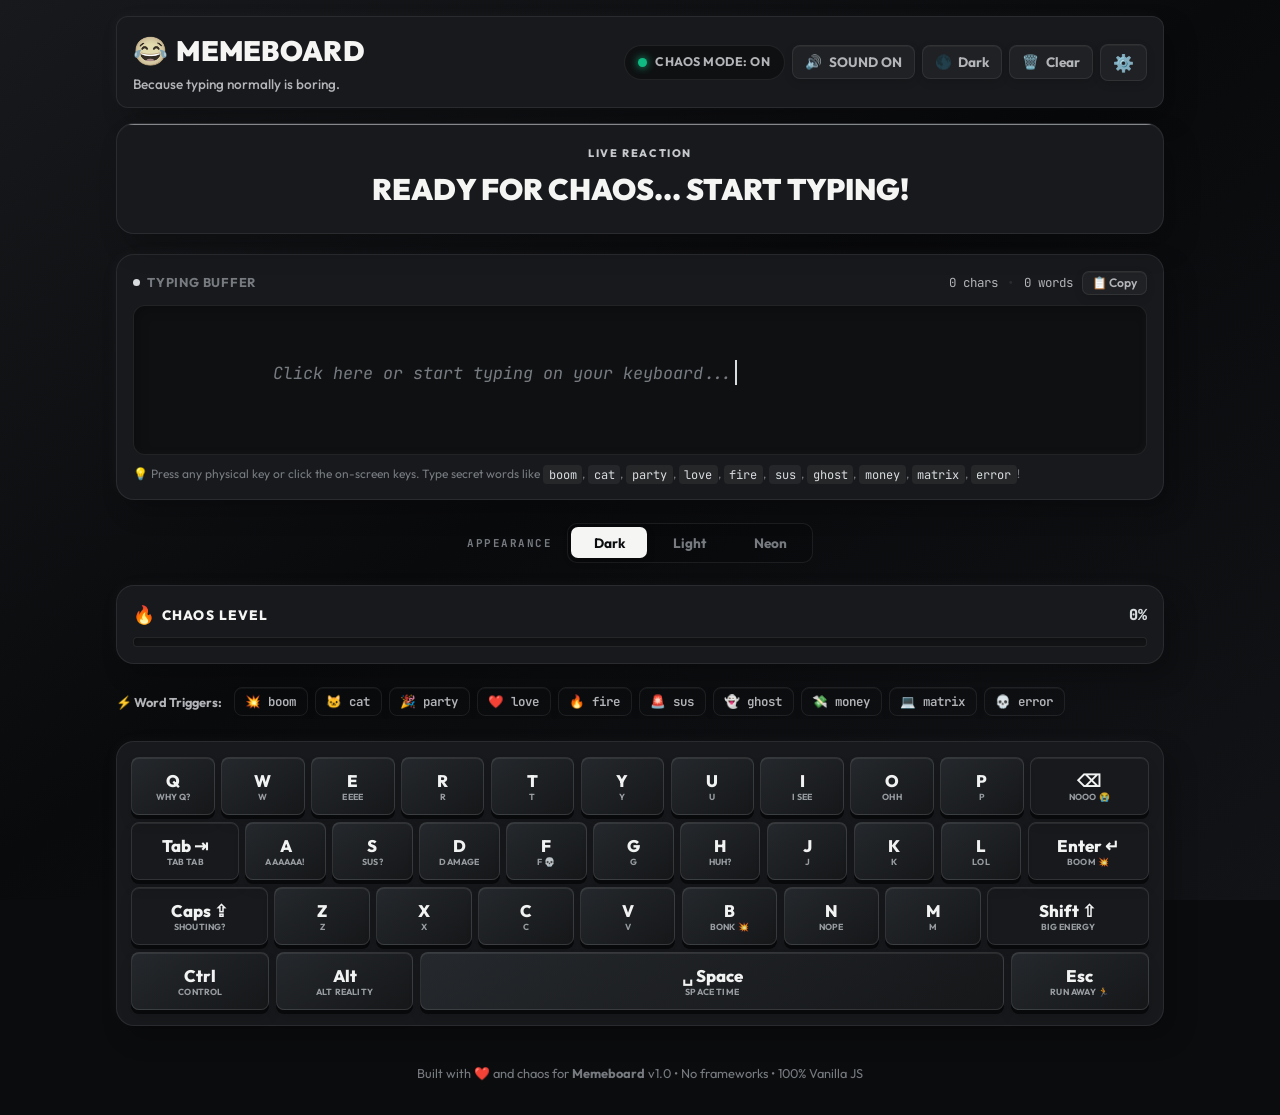
<file: index.html>
<!DOCTYPE html>
<html lang="en">

<head>
  <meta charset="UTF-8">
  <meta name="viewport" content="width=device-width, initial-scale=1.0">
  <title>😂 MEMEBOARD - Because typing normally is boring</title>
  <meta name="description"
    content="Memeboard is a chaotic sound keyboard web application that reacts to your typing with meme sounds, animations, visual effects, and secret word triggers.">
  <link rel="preconnect" href="https://fonts.googleapis.com">
  <link rel="preconnect" href="https://fonts.gstatic.com" crossorigin>
  <link
    href="https://fonts.googleapis.com/css2?family=Outfit:wght@400;600;700;800;900&family=JetBrains+Mono:wght@400;600;700&display=swap"
    rel="stylesheet">
  <link rel="stylesheet" href="style.css">
</head>

<body data-theme="dark">
  <!-- Visual FX Fullscreen Overlay -->
  <div id="fx-overlay" class="fx-overlay" aria-hidden="true">
    <canvas id="matrix-canvas" class="matrix-canvas"></canvas>
    <div id="particles-container" class="particles-container"></div>
    <div id="screen-flash" class="screen-flash"></div>
  </div>

  <div class="app-wrapper">
    <!-- Header -->
    <header class="app-header">
      <div class="header-branding">
        <h1 class="logo-title" id="app-title">
          <span class="logo-emoji">😂</span> MEMEBOARD
        </h1>
        <p class="logo-subtitle">Because typing normally is boring.</p>
      </div>

      <div class="header-controls">
        <div class="status-indicator" id="chaos-indicator" title="Chaos mode status">
          <span class="pulse-dot"></span>
          <span class="status-text">CHAOS MODE: <strong id="chaos-status-text">ON</strong></span>
        </div>

        <button type="button" class="btn btn-glass" id="btn-sound-toggle" aria-label="Toggle Sound">
          <span class="btn-icon" id="sound-icon">🔊</span>
          <span class="btn-text" id="sound-text">SOUND ON</span>
        </button>

        <button type="button" class="btn btn-glass" id="btn-theme-quick" aria-label="Cycle Theme" title="Switch Theme">
          <span class="btn-icon" id="theme-icon">🌑</span>
          <span class="btn-text" id="theme-text">Dark</span>
        </button>

        <button type="button" class="btn btn-glass" id="btn-clear-main" aria-label="Clear Text and Reset Chaos">
          <span class="btn-icon">🗑️</span>
          <span class="btn-text">Clear</span>
        </button>

        <button type="button" class="btn btn-glass btn-icon-only" id="btn-settings" aria-label="Open Settings">
          <span class="btn-icon">⚙️</span>
        </button>
      </div>
    </header>

    <!-- Main Display Arena -->
    <main class="main-display-arena">
      <!-- Dynamic Reaction / Message Banner -->
      <section class="reaction-container" aria-live="polite" aria-atomic="true">
        <div class="reaction-card" id="reaction-card">
          <span class="reaction-tag">LIVE REACTION</span>
          <h2 class="reaction-message" id="reaction-message">READY FOR CHAOS... START TYPING!</h2>
        </div>
      </section>

      <!-- Typing Display Panel -->
      <section class="typing-panel">
        <div class="typing-panel-header">
          <div class="panel-badge">
            <span class="badge-dot"></span>
            <span>TYPING BUFFER</span>
          </div>
          <div class="typing-stats">
            <span id="stat-chars">0 chars</span>
            <span class="stat-divider">•</span>
            <span id="stat-words">0 words</span>
            <button type="button" class="btn-text-action" id="btn-copy-text" title="Copy text to clipboard">
              📋 Copy
            </button>
          </div>
        </div>

        <!-- The visible typing buffer -->
        <div class="typing-display-box" id="typing-box" tabindex="0" role="textbox" aria-multiline="true"
          aria-label="Memeboard typing area. Click or start typing on your physical keyboard.">
          <span id="typed-content" class="typed-content"></span><span class="typing-caret" aria-hidden="true"></span>
        </div>
        <div class="typing-instruction">
          <span>💡 Press any physical key or click the on-screen keys. Type secret words like <code>boom</code>,
            <code>cat</code>, <code>party</code>, <code>love</code>, <code>fire</code>, <code>sus</code>,
            <code>ghost</code>, <code>money</code>, <code>matrix</code>, <code>error</code>!</span>
        </div>
      </section>

      <!-- Compact Theme Selector -->
      <section class="theme-selector-bar" aria-label="Theme selector">
        <span class="theme-selector-label">APPEARANCE</span>
        <div class="theme-button-group">
          <button type="button" class="theme-choice-btn active" data-set-theme="dark">Dark</button>
          <button type="button" class="theme-choice-btn" data-set-theme="light">Light</button>
          <button type="button" class="theme-choice-btn" data-set-theme="neon">Neon</button>
        </div>
      </section>

      <!-- Chaos Level Meter -->
      <section class="chaos-meter-section">
        <div class="chaos-meter-header">
          <div class="chaos-meter-label">
            <span class="meter-fire">🔥</span>
            <span class="meter-title">CHAOS LEVEL</span>
          </div>
          <div class="chaos-meter-percent" id="chaos-percent">0%</div>
        </div>
        <div class="chaos-track" role="progressbar" aria-valuemin="0" aria-valuemax="100" aria-valuenow="0"
          id="chaos-progressbar">
          <div class="chaos-fill" id="chaos-fill" style="width: 0%;"></div>
          <div class="chaos-glow"></div>
        </div>
      </section>

      <!-- Trigger Word Pills Bar -->
      <section class="triggers-ribbon">
        <span class="triggers-title">⚡ Word Triggers:</span>
        <div class="triggers-list">
          <button type="button" class="trigger-pill" data-word="boom">💥 boom</button>
          <button type="button" class="trigger-pill" data-word="cat">🐱 cat</button>
          <button type="button" class="trigger-pill" data-word="party">🎉 party</button>
          <button type="button" class="trigger-pill" data-word="love">❤️ love</button>
          <button type="button" class="trigger-pill" data-word="fire">🔥 fire</button>
          <button type="button" class="trigger-pill" data-word="sus">🚨 sus</button>
          <button type="button" class="trigger-pill" data-word="ghost">👻 ghost</button>
          <button type="button" class="trigger-pill" data-word="money">💸 money</button>
          <button type="button" class="trigger-pill" data-word="matrix">💻 matrix</button>
          <button type="button" class="trigger-pill" data-word="error">💀 error</button>
        </div>
      </section>

      <!-- QWERTY Keyboard Section -->
      <section class="keyboard-section" aria-label="On-Screen Virtual Keyboard">
        <div class="keyboard-container" id="keyboard-container">
          <!-- Row 1 -->
          <div class="keyboard-row" id="row-1">
            <button type="button" class="key" data-key="q" data-code="KeyQ"><span class="key-char">Q</span><span
                class="key-meme">WHY Q?</span></button>
            <button type="button" class="key" data-key="w" data-code="KeyW"><span class="key-char">W</span><span
                class="key-meme">W</span></button>
            <button type="button" class="key" data-key="e" data-code="KeyE"><span class="key-char">E</span><span
                class="key-meme">EEEE</span></button>
            <button type="button" class="key" data-key="r" data-code="KeyR"><span class="key-char">R</span><span
                class="key-meme">R</span></button>
            <button type="button" class="key" data-key="t" data-code="KeyT"><span class="key-char">T</span><span
                class="key-meme">T</span></button>
            <button type="button" class="key" data-key="y" data-code="KeyY"><span class="key-char">Y</span><span
                class="key-meme">Y</span></button>
            <button type="button" class="key" data-key="u" data-code="KeyU"><span class="key-char">U</span><span
                class="key-meme">U</span></button>
            <button type="button" class="key" data-key="i" data-code="KeyI"><span class="key-char">I</span><span
                class="key-meme">I SEE</span></button>
            <button type="button" class="key" data-key="o" data-code="KeyO"><span class="key-char">O</span><span
                class="key-meme">OHH</span></button>
            <button type="button" class="key" data-key="p" data-code="KeyP"><span class="key-char">P</span><span
                class="key-meme">P</span></button>
            <button type="button" class="key key-action key-backspace" data-key="Backspace" data-code="Backspace"
              aria-label="Backspace"><span class="key-char">⌫</span><span class="key-meme">NOOO 😭</span></button>
          </div>

          <!-- Row 2 -->
          <div class="keyboard-row" id="row-2">
            <button type="button" class="key key-action key-tab" data-key="Tab" data-code="Tab" aria-label="Tab"><span
                class="key-char">Tab ⇥</span><span class="key-meme">TAB TAB</span></button>
            <button type="button" class="key" data-key="a" data-code="KeyA"><span class="key-char">A</span><span
                class="key-meme">AAAAAA!</span></button>
            <button type="button" class="key" data-key="s" data-code="KeyS"><span class="key-char">S</span><span
                class="key-meme">SUS?</span></button>
            <button type="button" class="key" data-key="d" data-code="KeyD"><span class="key-char">D</span><span
                class="key-meme">DAMAGE</span></button>
            <button type="button" class="key" data-key="f" data-code="KeyF"><span class="key-char">F</span><span
                class="key-meme">F 💀</span></button>
            <button type="button" class="key" data-key="g" data-code="KeyG"><span class="key-char">G</span><span
                class="key-meme">G</span></button>
            <button type="button" class="key" data-key="h" data-code="KeyH"><span class="key-char">H</span><span
                class="key-meme">HUH?</span></button>
            <button type="button" class="key" data-key="j" data-code="KeyJ"><span class="key-char">J</span><span
                class="key-meme">J</span></button>
            <button type="button" class="key" data-key="k" data-code="KeyK"><span class="key-char">K</span><span
                class="key-meme">K</span></button>
            <button type="button" class="key" data-key="l" data-code="KeyL"><span class="key-char">L</span><span
                class="key-meme">LOL</span></button>
            <button type="button" class="key key-action key-enter" data-key="Enter" data-code="Enter"
              aria-label="Enter"><span class="key-char">Enter ↵</span><span class="key-meme">BOOM 💥</span></button>
          </div>

          <!-- Row 3 -->
          <div class="keyboard-row" id="row-3">
            <button type="button" class="key key-action key-caps" data-key="CapsLock" data-code="CapsLock"
              id="key-capslock" aria-label="Caps Lock"><span class="key-char">Caps ⇪</span><span
                class="key-meme">SHOUTING?</span></button>
            <button type="button" class="key" data-key="z" data-code="KeyZ"><span class="key-char">Z</span><span
                class="key-meme">Z</span></button>
            <button type="button" class="key" data-key="x" data-code="KeyX"><span class="key-char">X</span><span
                class="key-meme">X</span></button>
            <button type="button" class="key" data-key="c" data-code="KeyC"><span class="key-char">C</span><span
                class="key-meme">C</span></button>
            <button type="button" class="key" data-key="v" data-code="KeyV"><span class="key-char">V</span><span
                class="key-meme">V</span></button>
            <button type="button" class="key" data-key="b" data-code="KeyB"><span class="key-char">B</span><span
                class="key-meme">BONK 💥</span></button>
            <button type="button" class="key" data-key="n" data-code="KeyN"><span class="key-char">N</span><span
                class="key-meme">NOPE</span></button>
            <button type="button" class="key" data-key="m" data-code="KeyM"><span class="key-char">M</span><span
                class="key-meme">M</span></button>
            <button type="button" class="key key-action key-shift" data-key="Shift" data-code="ShiftLeft" id="key-shift"
              aria-label="Shift"><span class="key-char">Shift ⇧</span><span class="key-meme">BIG ENERGY</span></button>
          </div>

          <!-- Row 4 -->
          <div class="keyboard-row" id="row-4">
            <button type="button" class="key key-modifier" data-key="Control" data-code="ControlLeft"
              aria-label="Control"><span class="key-char">Ctrl</span><span class="key-meme">CONTROL</span></button>
            <button type="button" class="key key-modifier" data-key="Alt" data-code="AltLeft" aria-label="Alt"><span
                class="key-char">Alt</span><span class="key-meme">ALT REALITY</span></button>
            <button type="button" class="key key-space" data-key=" " data-code="Space" aria-label="Space"><span
                class="key-char">␣ Space</span><span class="key-meme">SPACE TIME</span></button>
            <button type="button" class="key key-modifier" data-key="Escape" data-code="Escape"
              aria-label="Escape"><span class="key-char">Esc</span><span class="key-meme">RUN AWAY 🏃</span></button>
          </div>
        </div>
      </section>
    </main>

    <!-- Settings Modal -->
    <div class="modal-backdrop" id="settings-modal" role="dialog" aria-modal="true" aria-labelledby="modal-title"
      hidden>
      <div class="modal-card">
        <div class="modal-header">
          <h2 class="modal-title" id="modal-title">⚙️ Memeboard Settings</h2>
          <button type="button" class="btn-close" id="btn-close-modal" aria-label="Close Settings">✕</button>
        </div>
        <div class="modal-body">
          <div class="setting-item">
            <div class="setting-info">
              <span class="setting-name">🔊 Sound Effects</span>
              <span class="setting-desc">Play meme and key sounds via Web Audio API</span>
            </div>
            <label class="switch">
              <input type="checkbox" id="setting-sound" checked>
              <span class="slider"></span>
            </label>
          </div>

          <div class="setting-item">
            <div class="setting-info">
              <span class="setting-name">✨ Visual Effects</span>
              <span class="setting-desc">Explosions, matrix rain, confetti, floating hearts</span>
            </div>
            <label class="switch">
              <input type="checkbox" id="setting-effects" checked>
              <span class="slider"></span>
            </label>
          </div>

          <div class="setting-item">
            <div class="setting-info">
              <span class="setting-name">🔥 Chaos Mode</span>
              <span class="setting-desc">Fills chaos meter and activates Maximum Chaos events</span>
            </div>
            <label class="switch">
              <input type="checkbox" id="setting-chaos" checked>
              <span class="slider"></span>
            </label>
          </div>

          <div class="setting-item">
            <div class="setting-info">
              <span class="setting-name">♿ Reduced Motion</span>
              <span class="setting-desc">Disable aggressive shakes and screen flashes</span>
            </div>
            <label class="switch">
              <input type="checkbox" id="setting-reduced-motion">
              <span class="slider"></span>
            </label>
          </div>

          <div class="setting-item custom-audio-item">
            <div class="setting-info">
              <span class="setting-name">🎵 Custom Shift Sound</span>
              <span class="setting-desc">Auto-loads <code>sounds/shift.mp3</code> or pick any file:</span>
            </div>
            <div class="custom-audio-controls">
              <label for="input-custom-shift" class="btn btn-glass btn-file-upload">
                <span>📁 Upload Audio</span>
                <input type="file" id="input-custom-shift" accept="audio/*" hidden>
              </label>
              <button type="button" class="btn btn-glass btn-test-audio" id="btn-test-shift" title="Test Shift Sound">
                <span>▶ Test</span>
              </button>
            </div>
            <div id="custom-shift-status" class="custom-audio-status">Active: sounds/shift.mp3</div>
          </div>

          <div class="setting-item custom-audio-item">
            <div class="setting-info">
              <span class="setting-name">🚀 Custom Space Sound</span>
              <span class="setting-desc">Auto-loads <code>sounds/space.mp3</code> or pick any file:</span>
            </div>
            <div class="custom-audio-controls">
              <label for="input-custom-space" class="btn btn-glass btn-file-upload">
                <span>📁 Upload Audio</span>
                <input type="file" id="input-custom-space" accept="audio/*" hidden>
              </label>
              <button type="button" class="btn btn-glass btn-test-audio" id="btn-test-space" title="Test Space Sound">
                <span>▶ Test</span>
              </button>
            </div>
            <div id="custom-space-status" class="custom-audio-status">Active: sounds/space.mp3</div>
          </div>

          <div class="setting-item custom-audio-item">
            <div class="setting-info">
              <span class="setting-name">💥 Custom Tab Sound</span>
              <span class="setting-desc">Auto-loads <code>sounds/tab.mp3</code> or pick any file:</span>
            </div>
            <div class="custom-audio-controls">
              <label for="input-custom-tab" class="btn btn-glass btn-file-upload">
                <span>📁 Upload Audio</span>
                <input type="file" id="input-custom-tab" accept="audio/*" hidden>
              </label>
              <button type="button" class="btn btn-glass btn-test-audio" id="btn-test-tab" title="Test Tab Sound">
                <span>▶ Test</span>
              </button>
            </div>
            <div id="custom-tab-status" class="custom-audio-status">Active: sounds/tab.mp3 (Thud Effect)</div>
          </div>

          <div class="setting-item custom-audio-item">
            <div class="setting-info">
              <span class="setting-name">😱 Custom 'A' Key Sound</span>
              <span class="setting-desc">Auto-loads <code>sounds/a.mp3</code> or pick any file:</span>
            </div>
            <div class="custom-audio-controls">
              <label for="input-custom-a" class="btn btn-glass btn-file-upload">
                <span>📁 Upload Audio</span>
                <input type="file" id="input-custom-a" accept="audio/*" hidden>
              </label>
              <button type="button" class="btn btn-glass btn-test-audio" id="btn-test-a" title="Test 'A' Sound">
                <span>▶ Test</span>
              </button>
            </div>
            <div id="custom-a-status" class="custom-audio-status">Active: sounds/a.mp3 (AA with Reverb)</div>
          </div>

          <div class="setting-item custom-audio-item">
            <div class="setting-info">
              <span class="setting-name">🏃 Custom ESC Key Sound</span>
              <span class="setting-desc">Auto-loads <code>sounds/esc.mp3</code> or pick any file:</span>
            </div>
            <div class="custom-audio-controls">
              <label for="input-custom-esc" class="btn btn-glass btn-file-upload">
                <span>📁 Upload Audio</span>
                <input type="file" id="input-custom-esc" accept="audio/*" hidden>
              </label>
              <button type="button" class="btn btn-glass btn-test-audio" id="btn-test-esc" title="Test ESC Sound">
                <span>▶ Test</span>
              </button>
            </div>
            <div id="custom-esc-status" class="custom-audio-status">Active: sounds/esc.mp3 (Saiiii)</div>
          </div>

          <div class="setting-item custom-audio-item">
            <div class="setting-info">
              <span class="setting-name">🚗 Custom Delete Key Sound</span>
              <span class="setting-desc">Auto-loads <code>sounds/delete.mp3</code> or pick any file:</span>
            </div>
            <div class="custom-audio-controls">
              <label for="input-custom-delete" class="btn btn-glass btn-file-upload">
                <span>📁 Upload Audio</span>
                <input type="file" id="input-custom-delete" accept="audio/*" hidden>
              </label>
              <button type="button" class="btn btn-glass btn-test-audio" id="btn-test-delete" title="Test Delete Sound">
                <span>▶ Test</span>
              </button>
            </div>
            <div id="custom-delete-status" class="custom-audio-status">Active: sounds/delete.mp3 (Car)</div>
          </div>

          <div class="setting-item custom-audio-item">
            <div class="setting-info">
              <span class="setting-name">🎮 Custom Ctrl Key Sound</span>
              <span class="setting-desc">Auto-loads <code>sounds/ctrl.mp3</code> or pick any file:</span>
            </div>
            <div class="custom-audio-controls">
              <label for="input-custom-ctrl" class="btn btn-glass btn-file-upload">
                <span>📁 Upload Audio</span>
                <input type="file" id="input-custom-ctrl" accept="audio/*" hidden>
              </label>
              <button type="button" class="btn btn-glass btn-test-audio" id="btn-test-ctrl" title="Test Ctrl Sound">
                <span>▶ Test</span>
              </button>
            </div>
            <div id="custom-ctrl-status" class="custom-audio-status">Active: sounds/ctrl.mp3</div>
          </div>

          <div class="setting-item custom-audio-item">
            <div class="setting-info">
              <span class="setting-name">🔡 Custom CapsLock Key Sound</span>
              <span class="setting-desc">Auto-loads <code>sounds/caps.mp3</code> or pick any file:</span>
            </div>
            <div class="custom-audio-controls">
              <label for="input-custom-caps" class="btn btn-glass btn-file-upload">
                <span>📁 Upload Audio</span>
                <input type="file" id="input-custom-caps" accept="audio/*" hidden>
              </label>
              <button type="button" class="btn btn-glass btn-test-audio" id="btn-test-caps" title="Test CapsLock Sound">
                <span>▶ Test</span>
              </button>
            </div>
            <div id="custom-caps-status" class="custom-audio-status">Active: sounds/caps.mp3</div>
          </div>

          <div class="setting-item custom-audio-item">
            <div class="setting-info">
              <span class="setting-name">🇨 Custom C Key Sound</span>
              <span class="setting-desc">Auto-loads <code>sounds/c.mp3</code> or pick any file:</span>
            </div>
            <div class="custom-audio-controls">
              <label for="input-custom-c" class="btn btn-glass btn-file-upload">
                <span>📁 Upload Audio</span>
                <input type="file" id="input-custom-c" accept="audio/*" hidden>
              </label>
              <button type="button" class="btn btn-glass btn-test-audio" id="btn-test-c" title="Test C Sound">
                <span>▶ Test</span>
              </button>
            </div>
            <div id="custom-c-status" class="custom-audio-status">Active: sounds/c.mp3</div>
          </div>

          <div class="setting-item custom-audio-item">
            <div class="setting-info">
              <span class="setting-name">🇪 Custom E Key Sound</span>
              <span class="setting-desc">Auto-loads <code>sounds/e.mp3</code> or pick any file:</span>
            </div>
            <div class="custom-audio-controls">
              <label for="input-custom-e" class="btn btn-glass btn-file-upload">
                <span>📁 Upload Audio</span>
                <input type="file" id="input-custom-e" accept="audio/*" hidden>
              </label>
              <button type="button" class="btn btn-glass btn-test-audio" id="btn-test-e" title="Test E Sound">
                <span>▶ Test</span>
              </button>
            </div>
            <div id="custom-e-status" class="custom-audio-status">Active: sounds/e.mp3</div>
          </div>

          <div class="setting-item custom-audio-item">
            <div class="setting-info">
              <span class="setting-name">🇭 Custom H Key Sound</span>
              <span class="setting-desc">Auto-loads <code>sounds/h.mp3</code> or pick any file:</span>
            </div>
            <div class="custom-audio-controls">
              <label for="input-custom-h" class="btn btn-glass btn-file-upload">
                <span>📁 Upload Audio</span>
                <input type="file" id="input-custom-h" accept="audio/*" hidden>
              </label>
              <button type="button" class="btn btn-glass btn-test-audio" id="btn-test-h" title="Test H Sound">
                <span>▶ Test</span>
              </button>
            </div>
            <div id="custom-h-status" class="custom-audio-status">Active: sounds/h.mp3</div>
          </div>

          <div class="setting-item theme-selection-item">
            <div class="setting-info">
              <span class="setting-name">🎨 Color Theme</span>
              <span class="setting-desc">Select visual aesthetic style</span>
            </div>
            <div class="theme-button-group">
              <button type="button" class="theme-choice-btn active" data-set-theme="dark">
                <span>🌑</span> Dark
              </button>
              <button type="button" class="theme-choice-btn" data-set-theme="light">
                <span>○</span> Light
              </button>
              <button type="button" class="theme-choice-btn" data-set-theme="neon">
                <span>●</span> Neon
              </button>
            </div>
          </div>
        </div>
        <div class="modal-footer">
          <button type="button" class="btn btn-primary" id="btn-save-settings">Save & Close</button>
        </div>
      </div>
    </div>

    <!-- Footer -->
    <footer class="app-footer">
      <p>Built with ❤️ and chaos for <strong>Memeboard</strong> v1.0 • No frameworks • 100% Vanilla JS</p>
    </footer>
  </div>

  <audio id="audio-shift-element" src="sounds/shift.mp3?v=1" preload="auto"></audio>
  <audio id="audio-space-element" src="sounds/space.mp3?v=2" preload="auto"></audio>
  <audio id="audio-tab-element" src="sounds/tab.mp3?v=1" preload="auto"></audio>
  <audio id="audio-a-element" src="sounds/a.mp3?v=1" preload="auto"></audio>
  <audio id="audio-esc-element" src="sounds/esc.mp3?v=1" preload="auto"></audio>
  <audio id="audio-delete-element" src="sounds/delete.mp3?v=1" preload="auto"></audio>
  <audio id="audio-ctrl-element" src="sounds/ctrl.mp3?v=1" preload="auto"></audio>
  <audio id="audio-caps-element" src="sounds/caps.mp3?v=1" preload="auto"></audio>
  <audio id="audio-c-element" src="sounds/c.mp3?v=1" preload="auto"></audio>
  <audio id="audio-e-element" src="sounds/e.mp3?v=1" preload="auto"></audio>
  <audio id="audio-h-element" src="sounds/h.mp3?v=1" preload="auto"></audio>
  <script src="script.js"></script>
</body>
</file>
<file: style.css>
/* ==========================================================================
   MEMEBOARD - Modern Dark Meme & Chaos Keyboard Styling
   ========================================================================== */

/* --- CSS Variables & Design Tokens --- */
:root {
  /* Fonts */
  --font-main: 'Outfit', -apple-system, BlinkMacSystemFont, sans-serif;
  --font-mono: 'JetBrains Mono', monospace;

  /* Theme Defaults (Dark Theme) */
  --bg-gradient: radial-gradient(circle at 50% 10%, #151a2d 0%, #080a10 70%);
  --bg-color: #080a10;
  --surface-color: rgba(18, 22, 34, 0.72);
  --surface-border: rgba(255, 255, 255, 0.08);
  --surface-border-hover: rgba(0, 240, 255, 0.4);
  --text-primary: #f0f4fc;
  --text-secondary: #94a3b8;
  --text-muted: #64748b;

  --accent-primary: #00f0ff;
  --accent-secondary: #9d4edd;
  --accent-hot: #ff0077;
  --accent-glow: 0 0 20px rgba(0, 240, 255, 0.45);
  --accent-glow-hot: 0 0 24px rgba(255, 0, 119, 0.55);

  --key-bg: linear-gradient(180deg, #1f2638 0%, #151a27 100%);
  --key-border: #28334a;
  --key-shadow: #0b0e17;
  --key-text: #e2e8f0;
  --key-meme: #38bdf8;
  --key-active-bg: linear-gradient(180deg, #00f0ff 0%, #00a2ff 100%);
  --key-active-text: #050b14;

  --chaos-gradient: linear-gradient(90deg, #00f0ff 0%, #9d4edd 40%, #ff0077 75%, #ff3838 100%);

  --radius-sm: 8px;
  --radius-md: 14px;
  --radius-lg: 20px;
  --radius-pill: 9999px;

  --transition-fast: 0.15s ease;
  --transition-normal: 0.25s cubic-bezier(0.16, 1, 0.3, 1);
}

/* --- Theme 2: Cyber --- */
[data-theme="cyber"] {
  --bg-gradient: radial-gradient(circle at 50% 20%, #15092b 0%, #050512 80%);
  --bg-color: #050512;
  --surface-color: rgba(18, 12, 38, 0.8);
  --surface-border: rgba(255, 0, 128, 0.2);
  --surface-border-hover: rgba(255, 230, 0, 0.5);
  --text-primary: #fdfdfd;
  --text-secondary: #cbd5e1;

  --accent-primary: #ffe600;
  --accent-secondary: #00ffff;
  --accent-hot: #ff0055;
  --accent-glow: 0 0 20px rgba(255, 230, 0, 0.45);
  --accent-glow-hot: 0 0 24px rgba(255, 0, 85, 0.6);

  --key-bg: linear-gradient(180deg, #241442 0%, #160c2b 100%);
  --key-border: #3d236e;
  --key-shadow: #0b0518;
  --key-text: #ffe600;
  --key-meme: #00ffff;
  --key-active-bg: linear-gradient(180deg, #ffe600 0%, #ff9900 100%);
  --key-active-text: #0b0518;

  --chaos-gradient: linear-gradient(90deg, #00ffff 0%, #ffe600 50%, #ff0055 100%);
}

/* --- Theme 3: Chaos (Flame / Magma) --- */
[data-theme="chaos"] {
  --bg-gradient: radial-gradient(circle at 50% 15%, #2d0b0b 0%, #0d0202 80%);
  --bg-color: #0d0202;
  --surface-color: rgba(36, 12, 12, 0.82);
  --surface-border: rgba(255, 68, 0, 0.25);
  --surface-border-hover: rgba(255, 136, 0, 0.6);
  --text-primary: #fff5f5;
  --text-secondary: #fca5a5;

  --accent-primary: #ff4500;
  --accent-secondary: #ff8c00;
  --accent-hot: #ff003c;
  --accent-glow: 0 0 24px rgba(255, 69, 0, 0.6);
  --accent-glow-hot: 0 0 28px rgba(255, 0, 60, 0.7);

  --key-bg: linear-gradient(180deg, #3d1414 0%, #250a0a 100%);
  --key-border: #5a1e1e;
  --key-shadow: #140303;
  --key-text: #ffedd5;
  --key-meme: #ff7b00;
  --key-active-bg: linear-gradient(180deg, #ff4500 0%, #cc1100 100%);
  --key-active-text: #ffffff;

  --chaos-gradient: linear-gradient(90deg, #ffae00 0%, #ff4d00 50%, #ff0033 100%);
}

/* --- Base Reset & Setup --- */
*, *::before, *::after {
  box-sizing: border-box;
  margin: 0;
  padding: 0;
  -webkit-tap-highlight-color: transparent;
}

html, body {
  min-height: 100vh;
  background-color: var(--bg-color);
  background-image: var(--bg-gradient);
  background-attachment: fixed;
  color: var(--text-primary);
  font-family: var(--font-main);
  line-height: 1.5;
  overflow-x: hidden;
  transition: background-color 0.4s ease, color 0.4s ease;
}

/* --- Fullscreen Visual FX Overlay --- */
.fx-overlay {
  position: fixed;
  top: 0;
  left: 0;
  width: 100vw;
  height: 100vh;
  pointer-events: none;
  z-index: 999;
  overflow: hidden;
}

.matrix-canvas {
  position: absolute;
  top: 0;
  left: 0;
  width: 100%;
  height: 100%;
  opacity: 0;
  transition: opacity 0.4s ease;
  z-index: 1;
}
.matrix-canvas.active {
  opacity: 0.9;
}

.particles-container {
  position: absolute;
  top: 0;
  left: 0;
  width: 100%;
  height: 100%;
  z-index: 2;
}

.screen-flash {
  position: absolute;
  top: 0;
  left: 0;
  width: 100%;
  height: 100%;
  background: white;
  opacity: 0;
  pointer-events: none;
  z-index: 3;
}

/* --- App Layout --- */
.app-wrapper {
  max-width: 1120px;
  margin: 0 auto;
  padding: 1.25rem 1.25rem 2.5rem;
  display: flex;
  flex-direction: column;
  gap: 1.25rem;
  min-height: 100vh;
}

/* --- Header Section --- */
.app-header {
  display: flex;
  align-items: center;
  justify-content: space-between;
  flex-wrap: wrap;
  gap: 1rem;
  padding: 0.85rem 1.25rem;
  background: var(--surface-color);
  backdrop-filter: blur(16px);
  -webkit-backdrop-filter: blur(16px);
  border: 1px solid var(--surface-border);
  border-radius: var(--radius-lg);
  box-shadow: 0 8px 32px rgba(0, 0, 0, 0.35);
}

.header-branding {
  display: flex;
  flex-direction: column;
  gap: 0.15rem;
}

.logo-title {
  font-size: 1.75rem;
  font-weight: 900;
  letter-spacing: -0.03em;
  display: flex;
  align-items: center;
  gap: 0.5rem;
  background: linear-gradient(135deg, var(--text-primary) 30%, var(--accent-primary) 100%);
  background-clip: text;
  -webkit-background-clip: text;
  -webkit-text-fill-color: transparent;
}

.logo-emoji {
  -webkit-text-fill-color: initial;
  display: inline-block;
  animation: bounceLogo 2s infinite ease-in-out;
}

@keyframes bounceLogo {
  0%, 100% { transform: translateY(0) rotate(0deg); }
  50% { transform: translateY(-4px) rotate(8deg); }
}

.logo-subtitle {
  font-size: 0.85rem;
  color: var(--text-secondary);
  font-weight: 500;
}

.header-controls {
  display: flex;
  align-items: center;
  flex-wrap: wrap;
  gap: 0.6rem;
}

/* Status Indicator Pill */
.status-indicator {
  display: inline-flex;
  align-items: center;
  gap: 0.5rem;
  padding: 0.45rem 0.85rem;
  background: rgba(0, 0, 0, 0.35);
  border: 1px solid var(--surface-border);
  border-radius: var(--radius-pill);
  font-size: 0.78rem;
  font-weight: 700;
  letter-spacing: 0.04em;
  color: var(--text-secondary);
  user-select: none;
}

.pulse-dot {
  width: 9px;
  height: 9px;
  background: #10b981;
  border-radius: 50%;
  box-shadow: 0 0 8px #10b981;
  animation: pulseBeacon 1.5s infinite;
}

.status-indicator.chaos-active .pulse-dot {
  background: var(--accent-hot);
  box-shadow: 0 0 10px var(--accent-hot);
}

@keyframes pulseBeacon {
  0%, 100% { transform: scale(1); opacity: 1; }
  50% { transform: scale(1.35); opacity: 0.75; }
}

/* --- Buttons --- */
.btn {
  display: inline-flex;
  align-items: center;
  justify-content: center;
  gap: 0.4rem;
  padding: 0.5rem 0.95rem;
  font-family: var(--font-main);
  font-size: 0.85rem;
  font-weight: 700;
  border-radius: var(--radius-md);
  border: 1px solid var(--surface-border);
  background: var(--surface-color);
  color: var(--text-primary);
  cursor: pointer;
  transition: all var(--transition-fast);
  box-shadow: 0 4px 12px rgba(0, 0, 0, 0.2);
  user-select: none;
}

.btn:hover {
  border-color: var(--surface-border-hover);
  transform: translateY(-1.5px);
  box-shadow: var(--accent-glow);
}

.btn:active {
  transform: translateY(1px);
}

.btn-icon-only {
  padding: 0.5rem 0.75rem;
  font-size: 1.05rem;
}

.btn.muted {
  opacity: 0.65;
  border-color: rgba(239, 68, 68, 0.4);
  color: #ef4444;
}

/* --- Main Display Arena --- */
.main-display-arena {
  display: flex;
  flex-direction: column;
  gap: 1.25rem;
}

/* Reaction Banner */
.reaction-container {
  width: 100%;
}

.reaction-card {
  position: relative;
  display: flex;
  flex-direction: column;
  align-items: center;
  justify-content: center;
  text-align: center;
  padding: 1.5rem 1.25rem;
  min-height: 100px;
  background: var(--surface-color);
  backdrop-filter: blur(16px);
  -webkit-backdrop-filter: blur(16px);
  border: 1px solid var(--surface-border);
  border-radius: var(--radius-lg);
  box-shadow: 0 10px 30px rgba(0, 0, 0, 0.4);
  overflow: hidden;
  transition: border-color 0.3s ease, box-shadow 0.3s ease;
}

.reaction-card::before {
  content: '';
  position: absolute;
  top: 0;
  left: -50%;
  width: 200%;
  height: 2px;
  background: var(--chaos-gradient);
  animation: shineLine 4s infinite linear;
}

@keyframes shineLine {
  0% { transform: translateX(-30%); }
  100% { transform: translateX(30%); }
}

.reaction-tag {
  font-size: 0.68rem;
  font-weight: 800;
  letter-spacing: 0.15em;
  color: var(--accent-primary);
  text-transform: uppercase;
  margin-bottom: 0.35rem;
  opacity: 0.9;
}

.reaction-message {
  font-size: 1.85rem;
  font-weight: 900;
  letter-spacing: -0.02em;
  color: var(--text-primary);
  text-shadow: 0 2px 10px rgba(0, 0, 0, 0.6);
  transition: transform 0.15s ease, color 0.2s ease;
}

.reaction-message.pop {
  animation: memePop 0.35s cubic-bezier(0.175, 0.885, 0.32, 1.275);
}

.reaction-message.shake {
  animation: memeShake 0.4s ease-in-out;
}

@keyframes memePop {
  0% { transform: scale(0.85); opacity: 0.6; }
  50% { transform: scale(1.18); }
  100% { transform: scale(1); opacity: 1; }
}

@keyframes memeShake {
  0%, 100% { transform: translateX(0); }
  20% { transform: translateX(-8px) rotate(-2deg); }
  40% { transform: translateX(8px) rotate(2deg); }
  60% { transform: translateX(-5px); }
  80% { transform: translateX(5px); }
}

/* --- Typing Display Panel --- */
.typing-panel {
  display: flex;
  flex-direction: column;
  gap: 0.65rem;
  background: var(--surface-color);
  backdrop-filter: blur(16px);
  -webkit-backdrop-filter: blur(16px);
  border: 1px solid var(--surface-border);
  border-radius: var(--radius-lg);
  padding: 1.1rem 1.25rem;
  box-shadow: 0 10px 30px rgba(0, 0, 0, 0.3);
}

.typing-panel-header {
  display: flex;
  align-items: center;
  justify-content: space-between;
  font-size: 0.8rem;
  color: var(--text-secondary);
}

.panel-badge {
  display: inline-flex;
  align-items: center;
  gap: 0.45rem;
  font-weight: 700;
  letter-spacing: 0.06em;
  color: var(--text-muted);
}

.badge-dot {
  width: 7px;
  height: 7px;
  border-radius: 50%;
  background: var(--accent-primary);
}

.typing-stats {
  display: flex;
  align-items: center;
  gap: 0.6rem;
  font-family: var(--font-mono);
  font-size: 0.78rem;
}

.stat-divider {
  color: var(--surface-border);
}

.btn-text-action {
  background: none;
  border: 1px solid var(--surface-border);
  color: var(--text-secondary);
  font-family: var(--font-main);
  font-size: 0.76rem;
  font-weight: 600;
  padding: 0.2rem 0.55rem;
  border-radius: var(--radius-sm);
  cursor: pointer;
  transition: all var(--transition-fast);
}

.btn-text-action:hover {
  color: var(--text-primary);
  border-color: var(--accent-primary);
}

/* The Typing Display Box */
.typing-display-box {
  min-height: 84px;
  max-height: 180px;
  padding: 0.95rem 1.15rem;
  background: rgba(0, 0, 0, 0.4);
  border: 1.5px solid rgba(255, 255, 255, 0.05);
  border-radius: var(--radius-md);
  font-family: var(--font-mono);
  font-size: 1.25rem;
  color: var(--text-primary);
  line-height: 1.6;
  white-space: pre-wrap;
  word-break: break-word;
  overflow-y: auto;
  cursor: text;
  transition: border-color var(--transition-fast), box-shadow var(--transition-fast);
}

.typing-display-box:focus {
  outline: none;
  border-color: var(--accent-primary);
  box-shadow: inset 0 0 16px rgba(0, 240, 255, 0.12), 0 0 12px rgba(0, 240, 255, 0.25);
}

.typing-display-box:empty::before,
.typed-content:empty::before {
  content: "Click here or start typing on your keyboard...";
  color: var(--text-muted);
  font-style: italic;
  font-size: 1.05rem;
}

.typing-caret {
  display: inline-block;
  width: 2px;
  height: 1.25em;
  background-color: var(--accent-primary);
  vertical-align: text-bottom;
  margin-left: 2px;
  animation: blinkCaret 1s step-end infinite;
  box-shadow: 0 0 6px var(--accent-primary);
}

@keyframes blinkCaret {
  0%, 100% { opacity: 1; }
  50% { opacity: 0; }
}

.typing-instruction {
  font-size: 0.8rem;
  color: var(--text-muted);
  display: flex;
  align-items: center;
  gap: 0.4rem;
}

.typing-instruction code {
  background: rgba(255, 255, 255, 0.08);
  padding: 0.1rem 0.35rem;
  border-radius: 4px;
  color: var(--accent-primary);
  font-family: var(--font-mono);
}

/* --- Chaos Level Progress Bar --- */
.chaos-meter-section {
  display: flex;
  flex-direction: column;
  gap: 0.45rem;
  background: var(--surface-color);
  backdrop-filter: blur(16px);
  -webkit-backdrop-filter: blur(16px);
  border: 1px solid var(--surface-border);
  border-radius: var(--radius-lg);
  padding: 0.85rem 1.25rem;
}

.chaos-meter-header {
  display: flex;
  align-items: center;
  justify-content: space-between;
}

.chaos-meter-label {
  display: flex;
  align-items: center;
  gap: 0.45rem;
}

.meter-fire {
  font-size: 1.1rem;
}

.meter-title {
  font-size: 0.85rem;
  font-weight: 800;
  letter-spacing: 0.08em;
  color: var(--text-primary);
}

.chaos-meter-percent {
  font-family: var(--font-mono);
  font-size: 0.95rem;
  font-weight: 800;
  color: var(--accent-primary);
}

.chaos-track {
  position: relative;
  width: 100%;
  height: 12px;
  background: rgba(0, 0, 0, 0.45);
  border-radius: var(--radius-pill);
  overflow: hidden;
  border: 1px solid rgba(255, 255, 255, 0.05);
}

.chaos-fill {
  height: 100%;
  background: var(--chaos-gradient);
  border-radius: var(--radius-pill);
  transition: width 0.2s cubic-bezier(0.16, 1, 0.3, 1);
  box-shadow: 0 0 16px rgba(255, 0, 119, 0.6);
}

/* --- Word Triggers Ribbon --- */
.triggers-ribbon {
  display: flex;
  align-items: center;
  gap: 0.75rem;
  overflow-x: auto;
  padding: 0.45rem 0.2rem;
  scrollbar-width: thin;
}

.triggers-title {
  font-size: 0.8rem;
  font-weight: 700;
  color: var(--text-secondary);
  white-space: nowrap;
}

.triggers-list {
  display: flex;
  gap: 0.45rem;
  overflow-x: auto;
  padding-bottom: 0.2rem;
}

.trigger-pill {
  border: 1px solid var(--surface-border);
  background: rgba(255, 255, 255, 0.04);
  color: var(--text-secondary);
  padding: 0.3rem 0.7rem;
  border-radius: var(--radius-pill);
  font-size: 0.78rem;
  font-weight: 600;
  font-family: var(--font-mono);
  cursor: pointer;
  white-space: nowrap;
  transition: all var(--transition-fast);
}

.trigger-pill:hover {
  background: rgba(255, 255, 255, 0.1);
  border-color: var(--accent-primary);
  color: var(--text-primary);
  transform: translateY(-2px);
  box-shadow: 0 4px 10px rgba(0, 240, 255, 0.25);
}

/* --- QWERTY Virtual Keyboard --- */
.keyboard-section {
  display: flex;
  justify-content: center;
  width: 100%;
}

.keyboard-container {
  display: flex;
  flex-direction: column;
  gap: 0.5rem;
  width: 100%;
  padding: 1.15rem;
  background: var(--surface-color);
  backdrop-filter: blur(18px);
  -webkit-backdrop-filter: blur(18px);
  border: 1px solid var(--surface-border);
  border-radius: var(--radius-lg);
  box-shadow: 0 16px 40px rgba(0, 0, 0, 0.45);
}

.keyboard-row {
  display: flex;
  justify-content: center;
  gap: 0.45rem;
  width: 100%;
}

/* 3D Tactile Key Styling */
.key {
  position: relative;
  flex: 1;
  min-width: 0;
  height: 58px;
  display: flex;
  flex-direction: column;
  align-items: center;
  justify-content: center;
  padding: 0.25rem 0.35rem;
  background: var(--key-bg);
  border: 1px solid var(--key-border);
  border-radius: var(--radius-sm);
  color: var(--key-text);
  font-family: var(--font-main);
  cursor: pointer;
  user-select: none;
  box-shadow: 0 4px 0 var(--key-shadow), 0 6px 12px rgba(0, 0, 0, 0.35);
  transition: transform 0.08s ease, box-shadow 0.08s ease, background 0.15s ease;
}

.key:hover {
  border-color: var(--surface-border-hover);
  transform: translateY(-2px);
  box-shadow: 0 6px 0 var(--key-shadow), 0 8px 16px rgba(0, 0, 0, 0.4), var(--accent-glow);
}

.key:active,
.key.pressed {
  transform: translateY(3px) !important;
  box-shadow: 0 1px 0 var(--key-shadow), 0 0 18px var(--accent-primary) !important;
  background: var(--key-active-bg) !important;
  border-color: var(--accent-primary) !important;
}

.key:active .key-char,
.key.pressed .key-char {
  color: var(--key-active-text) !important;
}

.key:active .key-meme,
.key.pressed .key-meme {
  color: rgba(0, 0, 0, 0.8) !important;
  font-weight: 800;
}

.key-char {
  font-size: 1.05rem;
  font-weight: 800;
  letter-spacing: -0.01em;
  transition: color 0.1s ease;
}

.key-meme {
  font-size: 0.55rem;
  font-weight: 700;
  letter-spacing: 0.02em;
  color: var(--key-meme);
  text-transform: uppercase;
  max-width: 100%;
  white-space: nowrap;
  overflow: hidden;
  text-overflow: ellipsis;
  opacity: 0.85;
  transition: color 0.1s ease;
}

/* Key Width Variants */
.key-action {
  flex: 1.5;
  background: linear-gradient(180deg, #252b3d 0%, #1a202f 100%);
}

.key-backspace {
  flex: 1.5;
}

.key-tab {
  flex: 1.4;
}

.key-enter {
  flex: 1.6;
}

.key-caps {
  flex: 1.5;
}

.key-shift {
  flex: 1.8;
}

.key-modifier {
  flex: 1.2;
}

.key-space {
  flex: 5.5;
}

/* Toggled Key states (Caps Lock) */
.key.locked {
  border-color: var(--accent-primary);
  box-shadow: 0 3px 0 var(--key-shadow), 0 0 12px var(--accent-primary);
}

.key.locked .key-char {
  color: var(--accent-primary);
}

/* --- Modal Dialog --- */
.modal-backdrop {
  position: fixed;
  top: 0;
  left: 0;
  width: 100vw;
  height: 100vh;
  background: rgba(0, 0, 0, 0.75);
  backdrop-filter: blur(8px);
  -webkit-backdrop-filter: blur(8px);
  display: flex;
  align-items: center;
  justify-content: center;
  padding: 1rem;
  z-index: 1000;
  opacity: 0;
  pointer-events: none;
  transition: opacity 0.25s ease;
}

.modal-backdrop:not([hidden]) {
  opacity: 1;
  pointer-events: auto;
}

.modal-card {
  width: 100%;
  max-width: 480px;
  background: var(--surface-color);
  backdrop-filter: blur(24px);
  -webkit-backdrop-filter: blur(24px);
  border: 1px solid var(--surface-border);
  border-radius: var(--radius-lg);
  box-shadow: 0 20px 50px rgba(0, 0, 0, 0.6);
  display: flex;
  flex-direction: column;
  overflow: hidden;
  transform: scale(0.95);
  transition: transform 0.25s cubic-bezier(0.16, 1, 0.3, 1);
}

.modal-backdrop:not([hidden]) .modal-card {
  transform: scale(1);
}

.modal-header {
  display: flex;
  align-items: center;
  justify-content: space-between;
  padding: 1.25rem 1.5rem;
  border-bottom: 1px solid var(--surface-border);
}

.modal-title {
  font-size: 1.2rem;
  font-weight: 800;
}

.btn-close {
  background: none;
  border: none;
  color: var(--text-secondary);
  font-size: 1.2rem;
  cursor: pointer;
  padding: 0.3rem;
  border-radius: var(--radius-sm);
  transition: color var(--transition-fast);
}

.btn-close:hover {
  color: var(--text-primary);
}

.modal-body {
  padding: 1.5rem;
  display: flex;
  flex-direction: column;
  gap: 1.25rem;
}

.setting-item {
  display: flex;
  align-items: center;
  justify-content: space-between;
  gap: 1rem;
}

.setting-info {
  display: flex;
  flex-direction: column;
}

.setting-name {
  font-size: 0.95rem;
  font-weight: 700;
}

.setting-desc {
  font-size: 0.78rem;
  color: var(--text-muted);
}

/* Switch Toggle */
.switch {
  position: relative;
  display: inline-block;
  width: 48px;
  height: 26px;
  flex-shrink: 0;
}

.switch input {
  opacity: 0;
  width: 0;
  height: 0;
}

.slider {
  position: absolute;
  cursor: pointer;
  top: 0;
  left: 0;
  right: 0;
  bottom: 0;
  background-color: rgba(255, 255, 255, 0.15);
  transition: .3s cubic-bezier(0.16, 1, 0.3, 1);
  border-radius: 34px;
  border: 1px solid var(--surface-border);
}

.slider:before {
  position: absolute;
  content: "";
  height: 18px;
  width: 18px;
  left: 3px;
  bottom: 3px;
  background-color: white;
  transition: .3s cubic-bezier(0.16, 1, 0.3, 1);
  border-radius: 50%;
  box-shadow: 0 2px 4px rgba(0, 0, 0, 0.3);
}

input:checked + .slider {
  background-color: var(--accent-primary);
}

input:checked + .slider:before {
  transform: translateX(22px);
  background-color: #0b0f19;
}

/* Custom Audio Settings Item */
.custom-audio-item {
  flex-direction: column;
  align-items: flex-start;
  gap: 0.75rem;
}

.custom-audio-controls {
  display: flex;
  align-items: center;
  gap: 0.75rem;
  width: 100%;
}

.btn-file-upload {
  cursor: pointer;
}

.btn-test-audio {
  padding: 0.5rem 0.85rem;
  font-size: 0.82rem;
}

.custom-audio-status {
  font-family: var(--font-mono);
  font-size: 0.74rem;
  color: var(--accent-primary);
  background: rgba(0, 240, 255, 0.08);
  padding: 0.35rem 0.65rem;
  border-radius: var(--radius-sm);
  border: 1px solid rgba(0, 240, 255, 0.2);
  width: 100%;
  word-break: break-all;
}

/* Theme Selection Buttons */
.theme-selection-item {
  flex-direction: column;
  align-items: flex-start;
  gap: 0.75rem;
}

.theme-button-group {
  display: flex;
  width: 100%;
  gap: 0.6rem;
}

.theme-choice-btn {
  flex: 1;
  display: flex;
  align-items: center;
  justify-content: center;
  gap: 0.4rem;
  padding: 0.55rem 0.5rem;
  background: rgba(255, 255, 255, 0.05);
  border: 1.5px solid var(--surface-border);
  border-radius: var(--radius-md);
  color: var(--text-primary);
  font-family: var(--font-main);
  font-size: 0.85rem;
  font-weight: 700;
  cursor: pointer;
  transition: all var(--transition-fast);
}

.theme-choice-btn:hover {
  background: rgba(255, 255, 255, 0.1);
  border-color: var(--surface-border-hover);
}

.theme-choice-btn.active {
  background: rgba(0, 240, 255, 0.12);
  border-color: var(--accent-primary);
  color: var(--accent-primary);
  box-shadow: 0 0 12px rgba(0, 240, 255, 0.3);
}

.modal-footer {
  padding: 1rem 1.5rem;
  border-top: 1px solid var(--surface-border);
  display: flex;
  justify-content: flex-end;
}

.btn-primary {
  background: var(--accent-primary);
  color: #040810;
  font-weight: 800;
  border: none;
}

.btn-primary:hover {
  box-shadow: 0 0 16px var(--accent-primary);
}

/* --- Footer --- */
.app-footer {
  text-align: center;
  font-size: 0.8rem;
  color: var(--text-muted);
  margin-top: auto;
  padding-top: 1.5rem;
}

/* --- Special Keyframe Animations for Visual Effects --- */
/* Glitch effect */
.glitch-active {
  animation: glitchShake 0.4s infinite;
  filter: hue-rotate(90deg) contrast(1.4);
}

@keyframes glitchShake {
  0% { transform: translate(0); }
  20% { transform: translate(-3px, 2px); }
  40% { transform: translate(3px, -2px); }
  60% { transform: translate(-2px, -1px); }
  80% { transform: translate(2px, 1px); }
  100% { transform: translate(0); }
}

/* Floating Elements (Hearts, Money, Ghosts, Confetti) */
.floating-fx-item {
  position: absolute;
  pointer-events: none;
  user-select: none;
  z-index: 9999;
  will-change: transform, opacity;
  animation-fill-mode: forwards;
}

@keyframes floatUpFade {
  0% {
    transform: translate(0, 0) scale(0.6) rotate(0deg);
    opacity: 1;
  }
  50% {
    opacity: 1;
  }
  100% {
    transform: translate(var(--x-drift, 0px), -450px) scale(1.3) rotate(var(--rot, 20deg));
    opacity: 0;
  }
}

@keyframes floatDownMoney {
  0% {
    transform: translate(0, -50px) rotate(0deg);
    opacity: 1;
  }
  100% {
    transform: translate(var(--x-drift, 0px), 105vh) rotate(var(--rot, 360deg));
    opacity: 0.1;
  }
}

@keyframes confettiBurst {
  0% {
    transform: translate(0, 0) scale(1) rotate(0deg);
    opacity: 1;
  }
  100% {
    transform: translate(var(--dest-x), var(--dest-y)) scale(0) rotate(720deg);
    opacity: 0;
  }
}

@keyframes explosionBurst {
  0% {
    transform: scale(0.2);
    opacity: 1;
    filter: blur(0px);
  }
  50% {
    transform: scale(2.2);
    opacity: 0.9;
    filter: blur(2px);
  }
  100% {
    transform: scale(3.5);
    opacity: 0;
    filter: blur(10px);
  }
}

@keyframes fireRise {
  0% {
    transform: translate(0, 0) scale(0.8);
    opacity: 1;
    filter: brightness(1.4);
  }
  100% {
    transform: translate(var(--drift, 0px), -280px) scale(1.8);
    opacity: 0;
    filter: brightness(0.6);
  }
}

@keyframes ghostFloatAnim {
  0% {
    transform: translate(0, 100px) scale(0.6);
    opacity: 0;
  }
  30% {
    transform: translate(30px, 0px) scale(1.2);
    opacity: 0.85;
  }
  70% {
    transform: translate(-30px, -150px) scale(1.4);
    opacity: 0.85;
  }
  100% {
    transform: translate(10px, -350px) scale(1.8);
    opacity: 0;
  }
}

/* Screen Flash Animation */
@keyframes flashAnim {
  0% { opacity: 0.85; }
  100% { opacity: 0; }
}

/* Max Chaos Rainbow Flash */
@keyframes maxChaosBg {
  0% { filter: hue-rotate(0deg) saturate(2); }
  50% { filter: hue-rotate(180deg) saturate(3); }
  100% { filter: hue-rotate(360deg) saturate(2); }
}

.max-chaos-active {
  animation: maxChaosBg 1s infinite linear;
}

/* --- Responsive Adjustments --- */
@media (max-width: 900px) {
  .app-wrapper {
    padding: 1rem 0.75rem 2rem;
  }

  .logo-title {
    font-size: 1.5rem;
  }

  .reaction-message {
    font-size: 1.45rem;
  }

  .key {
    height: 52px;
    padding: 0.2rem;
  }

  .key-char {
    font-size: 0.95rem;
  }

  .key-meme {
    font-size: 0.5rem;
  }
}

@media (max-width: 640px) {
  .app-header {
    flex-direction: column;
    align-items: stretch;
  }

  .header-controls {
    justify-content: space-between;
  }

  .reaction-card {
    min-height: 80px;
    padding: 1rem 0.75rem;
  }

  .reaction-message {
    font-size: 1.25rem;
  }

  .typing-display-box {
    font-size: 1.05rem;
    min-height: 70px;
  }

  .keyboard-container {
    padding: 0.65rem 0.45rem;
    gap: 0.35rem;
  }

  .keyboard-row {
    gap: 0.25rem;
  }

  .key {
    height: 48px;
    border-radius: 6px;
    box-shadow: 0 3px 0 var(--key-shadow);
  }

  .key-char {
    font-size: 0.88rem;
  }

  .key-meme {
    display: none; /* Hide meme subtitle on small mobile screens to keep letter clear */
  }

  .key-space {
    flex: 4;
  }
}

/* --- Accessibility & Reduced Motion --- */
@media (prefers-reduced-motion: reduce) {
  *, *::before, *::after {
    animation-duration: 0.01ms !important;
    animation-iteration-count: 1 !important;
    transition-duration: 0.01ms !important;
    scroll-behavior: auto !important;
  }

  .matrix-canvas, .screen-flash, .glitch-active {
    display: none !important;
  }
}

/* --- Minimal futuristic UI refinement --- */
:root {
  --bg-gradient: linear-gradient(160deg, #090d14 0%, #070a10 58%, #0b111a 100%);
  --surface-color: rgba(14, 20, 29, 0.94);
  --surface-border: rgba(148, 163, 184, 0.16);
  --surface-border-hover: rgba(0, 240, 255, 0.55);
  --accent-secondary: #4f7cff;
  --accent-hot: #ff477e;
  --accent-glow: 0 0 14px rgba(0, 240, 255, 0.2);
  --key-bg: #151d29;
  --key-border: #2a3749;
  --key-active-bg: #00b9c7;
  --chaos-gradient: linear-gradient(90deg, var(--accent-primary), var(--accent-secondary));
  --radius-md: 10px;
  --radius-lg: 14px;
}

[data-theme="cyber"] {
  --bg-gradient: linear-gradient(160deg, #080c16 0%, #0b1019 100%);
  --surface-color: rgba(15, 22, 32, 0.95);
  --surface-border: rgba(255, 230, 0, 0.16);
  --surface-border-hover: rgba(255, 230, 0, 0.55);
  --key-bg: #1a202b;
  --key-border: #3a414d;
  --key-active-bg: #d8bd00;
  --chaos-gradient: linear-gradient(90deg, #00cbd1, #ffe600);
}

[data-theme="chaos"] {
  --bg-gradient: linear-gradient(160deg, #160b0a 0%, #0e0808 100%);
  --surface-color: rgba(27, 15, 14, 0.95);
  --surface-border: rgba(255, 126, 64, 0.2);
  --surface-border-hover: rgba(255, 126, 64, 0.6);
  --key-bg: #291816;
  --key-border: #55302a;
  --key-active-bg: #d94716;
  --chaos-gradient: linear-gradient(90deg, #ff9a24, #ff4d3d);
}

.app-wrapper {
  max-width: 1180px;
  gap: 1rem;
  padding-top: 1rem;
}

.app-header,
.reaction-card,
.typing-panel,
.chaos-meter-section,
.keyboard-container {
  backdrop-filter: none;
  -webkit-backdrop-filter: none;
  box-shadow: 0 10px 28px rgba(0, 0, 0, 0.22);
}

.app-header {
  padding: 0.75rem 1rem;
  border-radius: var(--radius-md);
}

.logo-title {
  letter-spacing: 0;
}

.logo-emoji {
  animation: none;
}

.header-controls {
  gap: 0.4rem;
}

.btn {
  padding: 0.45rem 0.75rem;
  border-radius: 8px;
  box-shadow: none;
}

.btn:hover {
  box-shadow: 0 0 0 1px var(--accent-primary), var(--accent-glow);
}

.reaction-card {
  min-height: 88px;
  padding: 1.15rem 1rem;
  border-radius: var(--radius-md);
}

.reaction-card::before {
  height: 1px;
  background: var(--accent-primary);
  animation: none;
  opacity: 0.7;
}

.reaction-message {
  letter-spacing: 0;
  text-shadow: none;
}

.reaction-message.pop {
  animation: reactionPopMinimal 0.22s ease-out;
}

.reaction-message.shake {
  animation: reactionShakeMinimal 0.24s ease-out;
}

@keyframes reactionPopMinimal {
  0% { transform: translateY(3px); opacity: 0.55; }
  100% { transform: translateY(0); opacity: 1; }
}

@keyframes reactionShakeMinimal {
  0%, 100% { transform: translateX(0); }
  35% { transform: translateX(-3px); }
  70% { transform: translateX(3px); }
}

.typing-panel,
.chaos-meter-section {
  padding: 1rem;
  border-radius: var(--radius-md);
}

.typing-display-box {
  min-height: 96px;
  padding: 1rem;
  background: #090e16;
  border-color: rgba(148, 163, 184, 0.18);
  border-radius: 8px;
  box-shadow: inset 0 1px 0 rgba(255, 255, 255, 0.03);
}

.typing-display-box:focus {
  box-shadow: inset 0 0 0 1px rgba(0, 240, 255, 0.16);
}

.typing-instruction {
  font-size: 0.75rem;
}

.chaos-track {
  height: 8px;
  border: 0;
  border-radius: 4px;
}

.chaos-fill {
  background: var(--chaos-gradient);
  box-shadow: none;
  transition: width 0.35s ease;
}

.triggers-ribbon {
  padding: 0.1rem 0;
}

.trigger-pill {
  padding: 0.28rem 0.6rem;
  border-radius: 6px;
  background: transparent;
}

.trigger-pill:hover {
  transform: none;
  box-shadow: none;
}

.keyboard-container {
  gap: 0.4rem;
  padding: 0.85rem;
  border-radius: var(--radius-md);
}

.keyboard-row {
  gap: 0.35rem;
}

.key {
  height: 56px;
  border-radius: 7px;
  background: var(--key-bg);
  box-shadow: 0 3px 0 var(--key-shadow);
  transition: transform 0.1s ease, box-shadow 0.1s ease, border-color 0.15s ease, background 0.15s ease;
}

.key:hover {
  transform: translateY(-1px);
  box-shadow: 0 4px 0 var(--key-shadow);
}

.key:active,
.key.pressed {
  box-shadow: 0 0 0 var(--key-shadow) !important;
}

.key-char {
  letter-spacing: 0;
}

.key-meme {
  color: var(--text-muted);
}

.modal-card {
  border-radius: var(--radius-md);
  box-shadow: 0 18px 40px rgba(0, 0, 0, 0.45);
  max-height: min(90vh, 760px);
  min-height: 0;
}

.modal-body {
  min-height: 0;
  overflow-y: auto;
  overscroll-behavior: contain;
  scrollbar-width: thin;
  scrollbar-color: var(--accent-primary) rgba(255, 255, 255, 0.06);
}

.modal-body::-webkit-scrollbar {
  width: 6px;
}

.modal-body::-webkit-scrollbar-track {
  background: rgba(255, 255, 255, 0.04);
}

.modal-body::-webkit-scrollbar-thumb {
  background: color-mix(in srgb, var(--accent-primary) 70%, transparent);
  border-radius: 999px;
}

.modal-body::-webkit-scrollbar-thumb:hover {
  background: var(--accent-primary);
}

.modal-header,
.modal-footer {
  flex-shrink: 0;
}

@media (max-width: 640px) {
  .app-wrapper {
    gap: 0.75rem;
    padding: 0.75rem 0.55rem 1.25rem;
  }

  .app-header {
    padding: 0.75rem;
  }

  .header-controls {
    gap: 0.3rem;
  }

  .btn {
    flex: 1;
    min-width: 0;
    padding-inline: 0.45rem;
  }

  .btn-icon-only {
    flex: 0 0 2.65rem;
  }

  .keyboard-container {
    padding: 0.55rem 0.35rem;
  }

  .modal-backdrop {
    padding: 0.5rem;
  }

  .modal-card {
    max-height: calc(100vh - 1rem);
  }

  .modal-header {
    padding: 1rem;
  }

  .modal-body {
    padding: 1rem;
  }

  .modal-footer {
    padding: 0.75rem 1rem;
  }
}

/* --- Premium hardware interface --- */
:root {
  --bg-color: #0b0c0e;
  --bg-gradient: linear-gradient(145deg, #17191c 0%, #090a0c 48%, #111316 100%);
  --surface-color: #17191c;
  --surface-border: rgba(255, 255, 255, 0.08);
  --surface-border-hover: rgba(255, 255, 255, 0.24);
  --text-primary: #f5f5f3;
  --text-secondary: #b2b4b7;
  --text-muted: #777b80;
  --accent-primary: #d9dcdf;
  --accent-secondary: #8c9299;
  --accent-hot: #bfc3c7;
  --accent-glow: 0 8px 20px rgba(0, 0, 0, 0.22);
  --accent-glow-hot: 0 8px 20px rgba(0, 0, 0, 0.28);
  --key-bg: linear-gradient(145deg, #25282c, #151719);
  --key-border: rgba(255, 255, 255, 0.11);
  --key-shadow: #08090a;
  --key-text: #f1f2f2;
  --key-meme: #aeb3b8;
  --key-active-bg: linear-gradient(145deg, #dfe2e4, #aeb3b8);
  --key-active-text: #111315;
  --chaos-gradient: linear-gradient(90deg, #787e85, #e1e3e5);
  --radius-sm: 7px;
  --radius-md: 12px;
  --radius-lg: 18px;
}

[data-theme="light"] {
  --bg-color: #e9e1d4;
  --bg-gradient: linear-gradient(145deg, #f6f0e7 0%, #e6dacb 100%);
  --surface-color: #eee6da;
  --surface-border: rgba(91, 68, 47, 0.14);
  --surface-border-hover: rgba(91, 68, 47, 0.32);
  --text-primary: #342a23;
  --text-secondary: #68584c;
  --text-muted: #927f6d;
  --accent-primary: #866b55;
  --accent-secondary: #b29980;
  --accent-hot: #9b7659;
  --accent-glow: 0 8px 20px rgba(92, 65, 42, 0.14);
  --accent-glow-hot: 0 8px 20px rgba(92, 65, 42, 0.18);
  --key-bg: linear-gradient(145deg, #f5eee4, #d7c8b7);
  --key-border: rgba(91, 68, 47, 0.18);
  --key-shadow: #b2a08c;
  --key-text: #3e3027;
  --key-meme: #806b58;
  --key-active-bg: linear-gradient(145deg, #b49a80, #8e725b);
  --key-active-text: #fffaf3;
  --chaos-gradient: linear-gradient(90deg, #aa9078, #765c48);
}

[data-theme="neon"] {
  --bg-color: #080809;
  --bg-gradient: linear-gradient(145deg, #171112 0%, #080809 55%, #100b0c 100%);
  --surface-color: #171415;
  --surface-border: rgba(255, 255, 255, 0.09);
  --surface-border-hover: rgba(255, 67, 67, 0.55);
  --text-primary: #f7f4f3;
  --text-secondary: #b9b0af;
  --text-muted: #817675;
  --accent-primary: #ef4444;
  --accent-secondary: #9f252b;
  --accent-hot: #ff5b5b;
  --accent-glow: 0 8px 20px rgba(239, 68, 68, 0.14);
  --accent-glow-hot: 0 8px 22px rgba(239, 68, 68, 0.2);
  --key-bg: linear-gradient(145deg, #2b2021, #171112);
  --key-border: rgba(255, 142, 142, 0.14);
  --key-shadow: #080607;
  --key-text: #f9eded;
  --key-meme: #c58b8b;
  --key-active-bg: linear-gradient(145deg, #f25c5c, #a8292e);
  --key-active-text: #fff;
  --chaos-gradient: linear-gradient(90deg, #a82e33, #f04a4a);
}

html,
body {
  background-attachment: fixed;
  transition: background-color 0.35s ease, color 0.35s ease;
}

.app-wrapper {
  max-width: 1080px;
  gap: 0.9rem;
  padding: 1rem 1rem 2rem;
}

.app-header,
.reaction-card,
.typing-panel,
.chaos-meter-section,
.keyboard-container,
.modal-card {
  background: var(--surface-color);
  border: 1px solid var(--surface-border);
  box-shadow: 10px 12px 24px rgba(0, 0, 0, 0.22), -4px -4px 12px rgba(255, 255, 255, 0.025);
  backdrop-filter: none;
  -webkit-backdrop-filter: none;
}

.app-header {
  padding: 0.8rem 1rem;
  border-radius: var(--radius-md);
}

.logo-title {
  background: none;
  color: var(--text-primary);
  -webkit-text-fill-color: currentColor;
  letter-spacing: 0.01em;
}

.logo-emoji {
  filter: grayscale(0.75);
}

.header-controls {
  gap: 0.45rem;
}

.btn,
.theme-choice-btn,
.btn-text-action,
.trigger-pill {
  border-color: var(--surface-border);
  background: rgba(255, 255, 255, 0.035);
  color: var(--text-secondary);
  box-shadow: inset 0 1px 0 rgba(255, 255, 255, 0.04), 0 3px 8px rgba(0, 0, 0, 0.13);
}

.btn:hover,
.theme-choice-btn:hover,
.btn-text-action:hover,
.trigger-pill:hover {
  border-color: var(--surface-border-hover);
  color: var(--text-primary);
  box-shadow: var(--accent-glow);
}

.btn:active,
.theme-choice-btn:active,
.trigger-pill:active {
  transform: translateY(1px);
}

.reaction-card {
  min-height: 104px;
  padding: 1.35rem 1rem;
  border-radius: var(--radius-lg);
  box-shadow: inset 0 1px 0 rgba(255, 255, 255, 0.04), 10px 14px 28px rgba(0, 0, 0, 0.2);
}

.reaction-card::before {
  background: var(--accent-primary);
  opacity: 0.55;
  animation: none;
}

.reaction-message {
  color: var(--text-primary);
  text-shadow: none;
}

.reaction-message.pop {
  animation: reactionLift 0.24s ease-out;
}

.reaction-message.shake {
  animation: reactionNudge 0.24s ease-out;
}

@keyframes reactionLift {
  0% { transform: translateY(4px); opacity: 0.55; }
  100% { transform: translateY(0); opacity: 1; }
}

@keyframes reactionNudge {
  0%, 100% { transform: translateX(0); }
  35% { transform: translateX(-3px); }
  70% { transform: translateX(3px); }
}

.typing-panel,
.chaos-meter-section {
  padding: 1rem;
  border-radius: var(--radius-lg);
}

.typing-display-box {
  min-height: 150px;
  max-height: 240px;
  padding: 1.15rem 1.2rem;
  background: color-mix(in srgb, var(--bg-color) 72%, var(--surface-color));
  border: 1px solid var(--surface-border);
  border-radius: var(--radius-md);
  box-shadow: inset 4px 4px 12px rgba(0, 0, 0, 0.2), inset -2px -2px 8px rgba(255, 255, 255, 0.025);
}

.typing-display-box:focus {
  border-color: var(--accent-primary);
  box-shadow: inset 4px 4px 12px rgba(0, 0, 0, 0.2), 0 0 0 3px color-mix(in srgb, var(--accent-primary) 15%, transparent);
}

.typing-caret {
  background: var(--accent-primary);
  box-shadow: none;
}

.typing-instruction {
  color: var(--text-muted);
}

.typing-instruction code {
  background: rgba(255, 255, 255, 0.06);
  color: var(--accent-primary);
}

.theme-selector-bar {
  display: flex;
  align-items: center;
  justify-content: center;
  gap: 0.9rem;
  padding: 0.15rem 0;
}

.theme-selector-label {
  color: var(--text-muted);
  font-family: var(--font-mono);
  font-size: 0.68rem;
  font-weight: 700;
  letter-spacing: 0.14em;
}

.theme-selector-bar .theme-button-group {
  width: auto;
  gap: 0.3rem;
  padding: 0.2rem;
  border: 1px solid var(--surface-border);
  border-radius: 10px;
  background: rgba(0, 0, 0, 0.12);
}

.theme-selector-bar .theme-choice-btn {
  min-width: 76px;
  padding: 0.42rem 0.75rem;
  border: 0;
  border-radius: 7px;
  background: transparent;
  box-shadow: none;
  color: var(--text-muted);
}

.theme-selector-bar .theme-choice-btn.active,
.theme-selector-bar .theme-choice-btn.active:hover {
  background: var(--text-primary);
  color: var(--bg-color);
  box-shadow: 0 3px 8px rgba(0, 0, 0, 0.18);
}

.chaos-meter-section {
  gap: 0.55rem;
}

.chaos-track {
  height: 10px;
  background: rgba(0, 0, 0, 0.2);
  border: 1px solid var(--surface-border);
  box-shadow: inset 2px 2px 5px rgba(0, 0, 0, 0.2);
}

.chaos-fill {
  background: var(--chaos-gradient);
  box-shadow: inset 0 1px 0 rgba(255, 255, 255, 0.25);
  transition: width 0.35s ease;
}

.triggers-ribbon {
  padding: 0.15rem 0;
}

.trigger-pill {
  padding: 0.32rem 0.65rem;
  border-radius: 8px;
  background: transparent;
}

.trigger-pill:hover {
  transform: translateY(-1px);
}

.keyboard-container {
  gap: 0.45rem;
  padding: 0.9rem;
  border-radius: var(--radius-lg);
}

.keyboard-row {
  gap: 0.4rem;
}

.key {
  height: 58px;
  border-radius: 8px;
  background: var(--key-bg);
  border-color: var(--key-border);
  box-shadow: 0 4px 0 var(--key-shadow), 0 8px 12px rgba(0, 0, 0, 0.15), inset 0 1px 0 rgba(255, 255, 255, 0.08);
  transition: transform 0.1s ease, box-shadow 0.1s ease, border-color 0.15s ease, background 0.15s ease;
}

.key:hover {
  transform: translateY(-2px);
  box-shadow: 0 6px 0 var(--key-shadow), 0 10px 16px rgba(0, 0, 0, 0.18), var(--accent-glow);
}

.key:active,
.key.pressed {
  transform: translateY(3px) !important;
  box-shadow: 0 1px 0 var(--key-shadow), inset 0 2px 6px rgba(0, 0, 0, 0.18) !important;
}

.key-action {
  background: linear-gradient(145deg, color-mix(in srgb, var(--key-bg) 72%, var(--accent-primary)), var(--key-bg));
}

.key-meme {
  color: var(--key-meme);
}

.modal-card {
  background: var(--surface-color);
}

.modal-body {
  scrollbar-color: var(--accent-primary) rgba(255, 255, 255, 0.06);
}

.modal-body::-webkit-scrollbar-thumb {
  background: color-mix(in srgb, var(--accent-primary) 70%, transparent);
}

.theme-choice-btn.active {
  background: color-mix(in srgb, var(--accent-primary) 14%, transparent);
  border-color: var(--accent-primary);
  color: var(--accent-primary);
  box-shadow: var(--accent-glow);
}

.btn-primary {
  background: var(--accent-primary);
  color: var(--bg-color);
  box-shadow: 0 3px 0 color-mix(in srgb, var(--accent-primary) 62%, #000);
}

@media (max-width: 640px) {
  .theme-selector-bar {
    align-items: stretch;
    flex-direction: column;
    gap: 0.35rem;
  }

  .theme-selector-label {
    text-align: center;
  }

  .theme-selector-bar .theme-button-group,
  .theme-selector-bar .theme-choice-btn {
    flex: 1;
  }

  .theme-selector-bar .theme-choice-btn {
    min-width: 0;
  }

  .typing-display-box {
    min-height: 120px;
  }

  .keyboard-container {
    padding: 0.6rem 0.4rem;
  }

  .key {
    height: 50px;
  }
}
</file>
